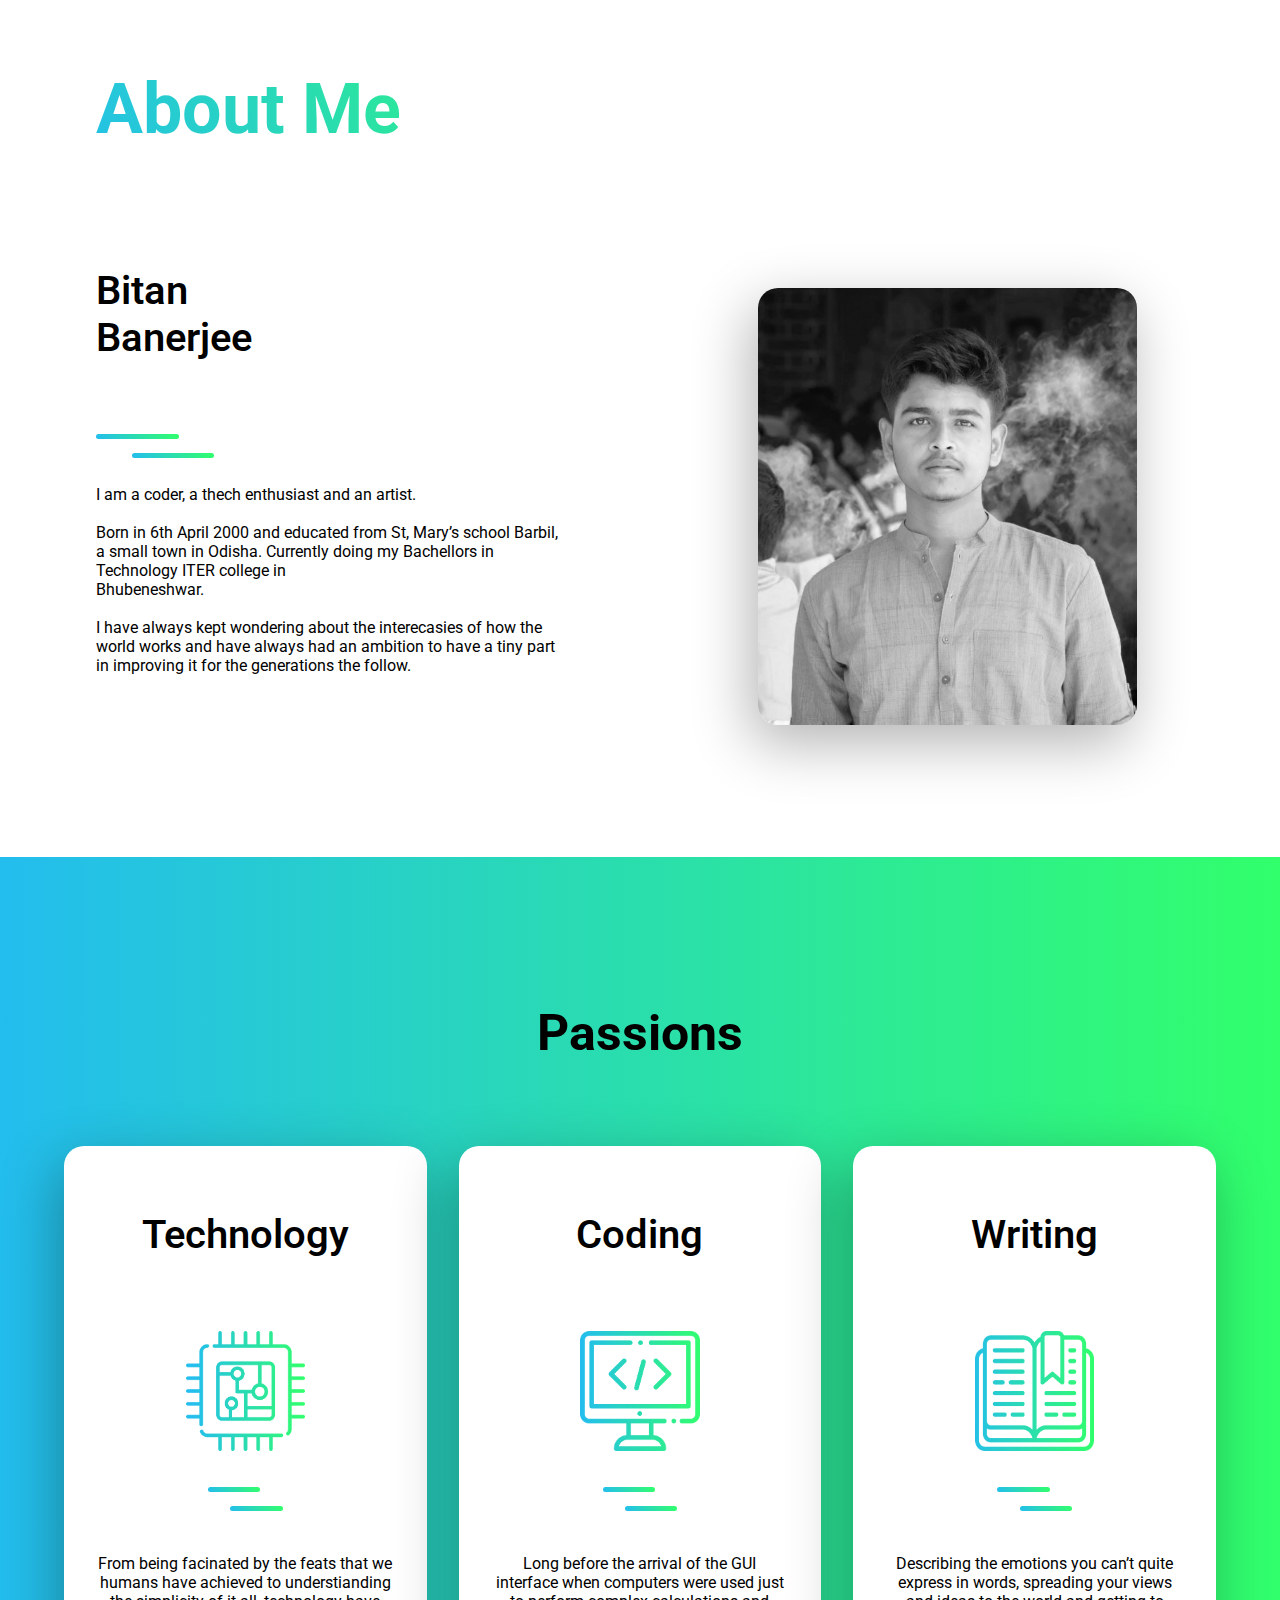
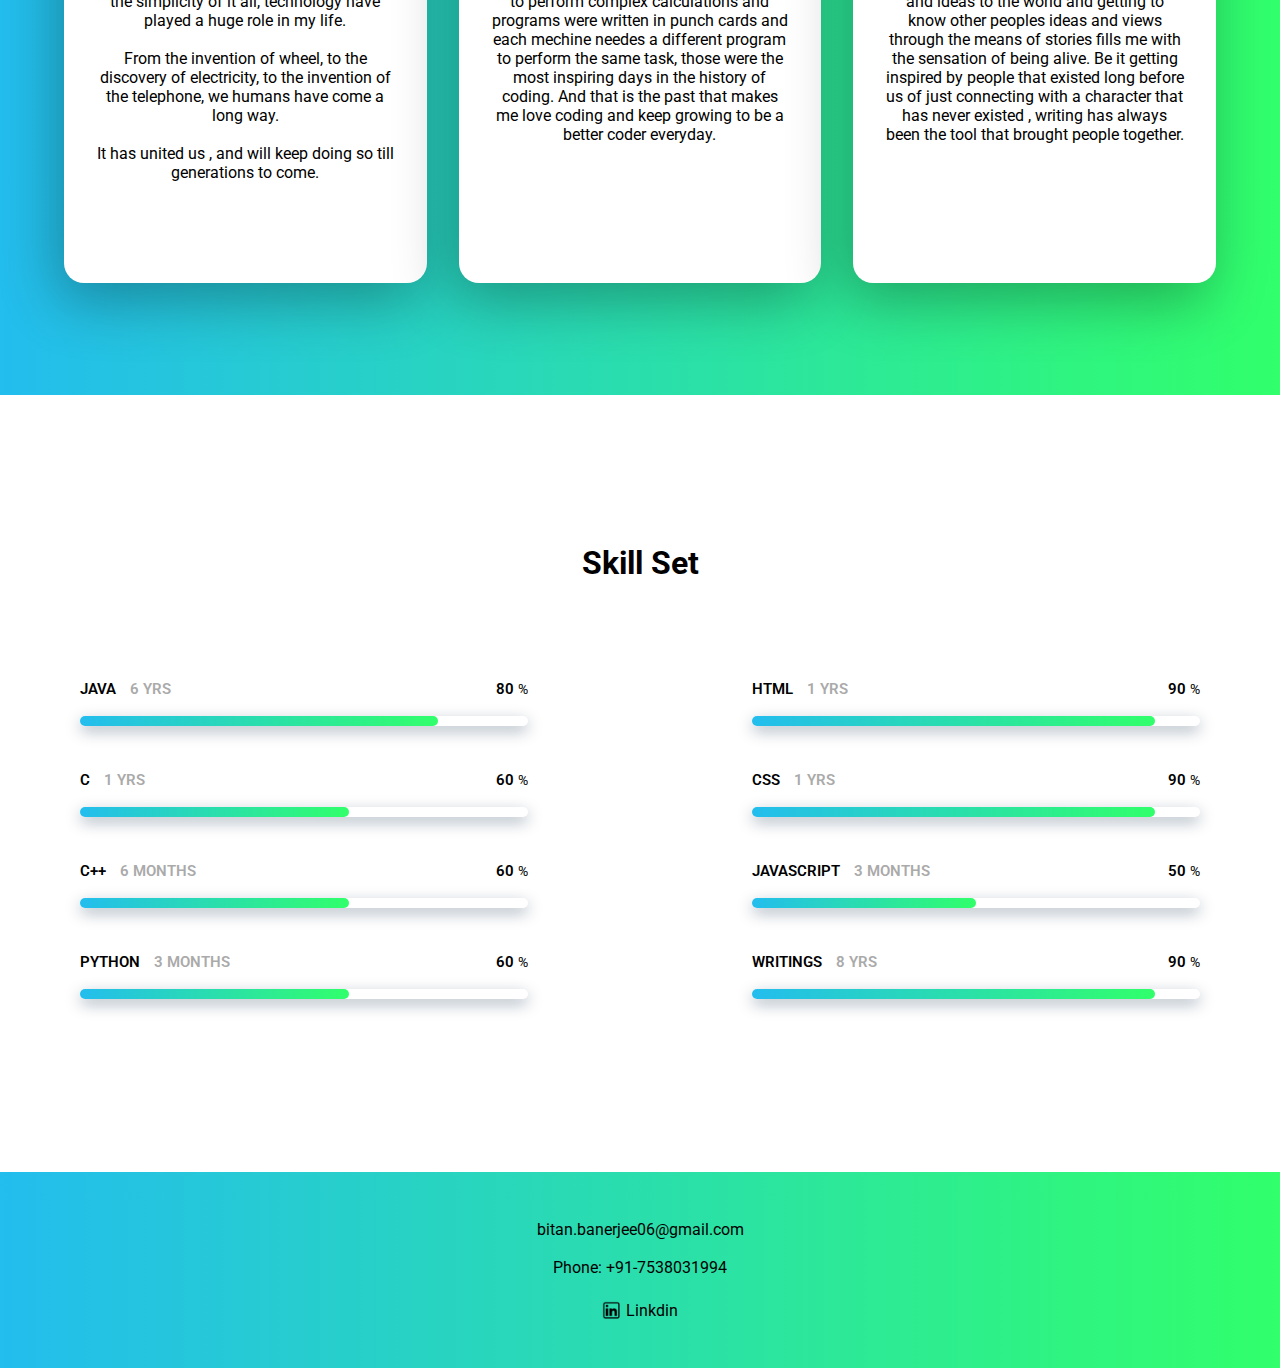
<file: About.html>
<!DOCTYPE html>
<html lang="en">
    <head>
        <meta charset="UTF-8">
        <meta name="viewport" content="width=device-width, initial-scale=1.0">
        <link rel="stylesheet" href="About.css">
    </head>
    <body>
        
        <section>
            <div class="left">
                <h1>
                    About Me 
                </h1>
                <h2>Bitan <br> Banerjee</h2>
                <div class="lines">
                    <div class="line1"></div><br>
                    <div class="line2"></div>
                </div>
                <p>I am a coder, a thech enthusiast and an artist. <br><br>

                    Born in 6th April 2000 and educated from St, Mary’s school Barbil, a small town in Odisha. Currently doing my Bachellors in Technology ITER college in <br> Bhubeneshwar. <br><br>
                    
                    I have always kept wondering about the interecasies of how the world works and have always had an ambition to have a tiny part in improving it for the generations the follow. </p>
            </div>   
            <div class="right">
                <img  src="images/myimg.jpeg" alt=""> 
            </div>
        </section>
        <div class="second">
            <h1>Passions</h1>
            
                <ul>
                    <li>
                        <div class="tech">
                            <h2>Technology</h2>
                            <img src="images/technology.png" alt="">
                            <div class="lines">
                                <div class="line1"></div><br>
                                <div class="line2"></div>
                            </div>
                            <p>From being facinated by the feats that we humans have achieved to understianding the simplicity of it all, technology have played a huge role in my life. <br><br>
                                From the invention of wheel, to the discovery of electricity, to the invention of the telephone, we humans have come a long way. <br> <br>
                                It has united us , and will keep doing so till generations to come.</p> <br>
                        </div>
                    </li>
                    <li>
                        <div class="coding">
                            <h2>Coding</h2>
                            <img src="images/coding.png" alt="">
                            <div class="lines">
                                <div class="line1"></div><br>
                                <div class="line2"></div>
                            </div>
                            <p>Long before the arrival of the GUI interface when computers were used just to perform complex calculations and programs were written in punch cards and each mechine needes a different program to perform the same task, those were the most inspiring days in the history of coding. And that is the past that makes me love coding and keep growing to be a better coder everyday.</p> <br>
            
                        </div>
                    </li>
                    <li>
                        <div class="writing">
                            <h2>Writing</h2>
                            <img src="images/writing.png" alt="">
                            <div class="lines">
                                <div class="line1"></div><br>
                                <div class="line2"></div>
                            </div>
                            <p>Describing the emotions you can’t quite express in words, spreading your views and ideas to the world and getting to know other peoples ideas and views through the means of stories fills me with the sensation of being alive. Be it getting inspired by people that existed long before us of just connecting with a character that has never existed , writing has always been the tool that brought people together.</p> <br>
            
                        </div>
                    </li>
                </ul>
            
        </div>
        <div class="third">
            <h1>Skill Set</h1> <br><br> <br> <br>
            <div class="skill">
                <div class="left0">
                    <ul>
                        <li>
                            <div class="slider-details">
                                <div class="left">
                                    JAVA   <span>6 YRS</span><br> <br> 
                                </div>
                                <div class="right">
                                    80 <span>%</span>
                                </div>
                            </div>
                            
                            <div class="slider">
                                <div class="growth80"></div>
                            </div>
                        </li>
                        <li>
                            <div class="slider-details">
                                <div class="left">
                                    C   <span>1 YRS</span><br> <br> 
                                </div>
                                <div class="right">
                                    60 <span>%</span>
                                </div>
                            </div>
                            
                            <div class="slider">
                                <div class="growth60"></div>
                            </div>
                        </li>
                        <li>
                            <div class="slider-details">
                                <div class="left">
                                    C++   <span>6 MONTHS</span><br> <br> 
                                </div>
                                <div class="right">
                                    60 <span>%</span>
                                </div>
                            </div>
                            
                            <div class="slider">
                                <div class="growth60"></div>
                            </div>
                        </li>
                        <li>
                            <div class="slider-details">
                                <div class="left">
                                    PYTHON   <span>3 MONTHS</span><br> <br> 
                                </div>
                                <div class="right">
                                    60 <span>%</span>
                                </div>
                            </div>
                            
                            <div class="slider">
                                <div class="growth60"></div>
                            </div>
                        </li>

                        
                    </ul>
                   
                </div>
                <div class="right0">
                    <ul>
                        <ul>
                            <li>
                                <div class="slider-details">
                                    <div class="left">
                                        HTML   <span>1 YRS</span><br> <br> 
                                    </div>
                                    <div class="right">
                                        90 <span>%</span>
                                    </div>
                                </div>
                                
                                <div class="slider">
                                    <div class="growth90"></div>
                                </div>
                            </li>
                            <li>
                                <div class="slider-details">
                                    <div class="left">
                                        CSS   <span>1 YRS</span><br> <br> 
                                    </div>
                                    <div class="right">
                                        90 <span>%</span>
                                    </div>
                                </div>
                                
                                <div class="slider">
                                    <div class="growth90"></div>
                                </div>
                            </li>
                            <li>
                                <div class="slider-details">
                                    <div class="left">
                                        JAVASCRIPT   <span>3 MONTHS</span><br> <br> 
                                    </div>
                                    <div class="right">
                                        50 <span>%</span>
                                    </div>
                                </div>
                                
                                <div class="slider">
                                    <div class="growth50"></div>
                                </div>
                            </li>
                            <li>
                                <div class="slider-details">
                                    <div class="left">
                                        WRITINGS   <span>8 YRS</span><br> <br> 
                                    </div>
                                    <div class="right">
                                        90 <span>%</span>
                                    </div>
                                </div>
                                
                                <div class="slider">
                                    <div class="growth90"></div>
                                </div>
                            </li>
    
                            
                        </ul>
                    </ul>
                </div>
            </div>    
        </div>
        <div class="footer">
             <a href="mailto:bitan.banerjee06@gmail.com">bitan.banerjee06@gmail.com</a> <br> <br>
            Phone: +91-7538031994 <br> <br>
            
            <a href="https://www.linkedin.com/in/bitan-banerjee-a093911b3"><img src="images/linkedin.png" alt=""> Linkdin</a>

        </div>
    </body>
</html>
</file>
<file: About.css>
@import url('https://fonts.googleapis.com/css2?family=Roboto&display=swap');
@import url('https://fonts.googleapis.com/css2?family=ABeeZee&display=swap');
 
body{
    
    height: 100vh;
    margin: 0;
    font-family: 'Roboto' , Arial, Helvetica, sans-serif;
}

/*--------FIRST SECTION----------*/
section {
    padding: 0em 1em;
    text-align: center;
}
section .left{
    
    padding: 0em 3em ;
    
}
section .left h1{
    font-size: 50px;
    background-image: linear-gradient(60deg, #23BDEE, #31FF6B);
    -webkit-background-clip: text;
    -webkit-text-fill-color: transparent;
    padding: 1em 0;
    
}
h2{
    padding:0em 0 1em 0;
    font-size: 30px;
    font-weight: 550;
}
p{
    margin-bottom: 5em;
    font-size: 16px;
}

section .right img{
    box-shadow: -7px 18px 58px rgba(0, 0, 0, 0.3);
    width: 80%;
    border-radius: 20px;
    margin-bottom: 5em;
}
.lines{
    width:25%;
    margin-right:auto;
    margin-left:auto;
    padding: 0em 0em 2em 0em;
}
.line1{
    background:linear-gradient(60deg, #23BDEE, #31FF6B);;
    float: left;
    height: 5px;
    width: 70%;
    border-radius: 2.5px;
}
.line2{
    background: linear-gradient(60deg, #23BDEE, #31FF6B);;
    float: right;
    height: 5px;
    width: 70%;
    border-radius: 2.5px;
}


/*--------SECOND SECTION----------*/


.second{
    
    padding:3em;
    text-align: center;
    background:linear-gradient(90deg, #23BDEE, #31FF6B);
}
.second h1{
    padding: 1em 0;
    font-size: 50px;
    
}
ul{
    margin: 0;
    padding:0;
}
.second ul li{
    list-style-type: none;
    background: white;
    padding: 2em 2em 0em 2em;
    border-radius: 20px;
    box-shadow: -7px 18px 58px rgba(0, 0, 0, 0.3);
    margin-bottom: 3em;
}
.second ul li p{
    margin-bottom: 50px;
}
ul li img{
    width: 40%;
    margin-bottom: 2em;
}



/*--------THIRD SECTION----------*/

.third{
    padding: 8em 3em;
    
    background: white;
}
.third h1{
    text-align: center;
}
.third ul li{
    list-style-type:none;
    font-weight: 600;
    font-size: 15px;
}
.third ul li .slider-details{
    display: flex;
    justify-content: space-between;
}
.third ul li .slider-details .left span {
    margin-left: 10px;
    color: rgb(170, 170, 170);
}
.third ul li .slider-details .right span{
    font-size: 14px;
    font-weight: lighter;
}
.third ul li .slider{
    width: 100%;
    height:10px;
    border-radius: 7.5px;
    background: white;
    box-shadow: 0 5px 15px 0 rgb(7 33 66 / 35%);
    margin-bottom:3em;
}
.third ul li .growth90{
    width:90%;
    height: 100%;
    background:linear-gradient(90deg, #23BDEE, #31FF6B);
    border-radius: 7.5px;
}
.third ul li .growth50{
    width:50%;
    height: 100%;
    background:linear-gradient(90deg, #23BDEE, #31FF6B);
    border-radius: 7.5px;
}


.third ul li .growth80{
    width:80%;
    height: 100%;
    background:linear-gradient(90deg, #23BDEE, #31FF6B);
    border-radius: 7.5px;
}
.third ul li .growth60{
    width:60%;
    height: 100%;
    background:linear-gradient(90deg, #23BDEE, #31FF6B);
    border-radius: 7.5px;
}

/*----------FOOTER------------*/

.footer{
    padding: 3em;
    text-align: center;
    background:linear-gradient(90deg, #23BDEE, #31FF6B);
    
    
}
.footer a{
    text-decoration: none;
    color: black;
    padding: 1em;
}

.footer img{
    width: 20px;
    position: relative;
    top: 5px;
}

@media only screen and (min-width:700px){

    section{
        display:flex;
        text-align: left;
        justify-content: space-between;
    }
    
section .lines{
    width:25%;
    margin: 0;
    padding:0;
    margin-bottom: 2em;
}
section .right{
    padding: 25em 0 0 0;
    
}
.second{
    
    padding:2em 7em;

}

.third{
    padding: 8em 3em;
}
.skill{
    display: flex;
    justify-content: space-between;
}
.skill .left0{
    width: 40%;
}
.skill .right0{
    width: 40%;
}
.third ul li .slider-details{
    display: flex;
    justify-content: space-between;
}

}
@media only screen and (min-width:760px){

    section .right{
        padding: 23em 0 0 0;
        
    }
}

@media only screen and (min-width:860px){

    section .right{
        padding: 21em 0 0 0;
        
    }
    section .left h1{
        margin-top:-50px;
        font-size: 70px;
    }
    h2{
        
        font-size: 40px;
        font-weight: 550;
    }
    .second{
    
        padding:2em 10em;
    
    }
    .second ul li {
        padding: 3em;
    }
    ul li img{
        width: 20%;
        margin-bottom: 2em;
    }
    .third{
        padding: 8em 5em;
    }


}
    


@media only screen and (min-width:960px){

    section .right{
        padding: 20em 0 0 0;
    }
   
}


@media only screen and (min-width:1000px){

    section .right{
        padding: 17em 0 0 0;
    }
}
@media only screen and (min-width:1060px){
    section{
        padding: 2em;
        display: flex;
        justify-content: space-between;
    }
    section .right{
        padding: 17em 0 0 0;
        width: 40%;
    }
    section .left{
        width:40%;
        
    }
    .second{
        
        padding: 4em ;
    }
    .second ul{
        
        display: grid;
        grid-template-columns: repeat(3, auto);
        grid-gap: 2em;
    }
    .second ul li{
        min-width :225px;
        padding: 2em;
    }
    ul li img{
        width: 40%;
        margin-bottom: 2em;
    }


}


@media only screen and (min-width:1160px){
    section{
        padding: 3em;
        
        display: flex;
        justify-content: space-between;
    }
    section .right{
        
        padding: 15em 0 0 0;
        width: 40%;
    }
    section .left{
        width:40%;
        
    }
}
@media only screen and (min-width:1360px){
    section{
        padding: 4em;
        
        display: flex;
        justify-content: space-between;
    }
    section .right{
        
        padding: 12em 0 0 0;
        width: 40%;
    }
    section .left{
        width:40%;
        
    }
}

@media only screen and (min-width:1420px){
    section{
        padding: 4em 5em;
        
        display: flex;
        justify-content: space-between;
    }
    section .right{
        
        padding: 18em 0 0 0;
        width: 30%;
    }
    section .left{
        width:40%;
        
    }
    
.third{
    
    padding: 8em 12em;
}
}
@media only screen and (min-width:1560px){
    section{
        padding:  4em 6em;
        
        display: flex;
        justify-content: space-between;
    }
    section .right{
        
        padding: 18em 0 0 0;
        width: 30%;
    }
    section .left{
        width:30%;
        
    }
    .third{
    
        padding: 8em 14em;
    }
}
@media only screen and (min-width:1700px){
    section{
        padding:  4em 12em;
        
        display: flex;
        justify-content: space-between;
    }
    section .right{
        
        padding: 15em 5em 0 0;
        width: 30%;
    }
    section .left{
        width:30%;
        
    }
    .third{
    
        padding: 8em 18em;
    }
}

@media only screen and (min-width:1730px){
    section{
        padding:  4em 12em;
        
        display: flex;
        justify-content: space-between;
    }
    section .right{
        
        padding: 18em 5em 0 0;
        width: 30%;
    }
    section .left{
        width:30%;
        
    }
    .second{
        
        padding: 2em ;
    }
    .second ul{
        
        display: grid;
        grid-template-columns: repeat(3, auto);
        grid-gap: 4em;
    }
    .second ul li{
        min-width :225px;
        padding: 2em;
    }
    ul li img{
        width: 40%;
        margin-bottom: 2em;
    }
    .third{
    
        padding: 8em 18em;
    }
}
</file>
